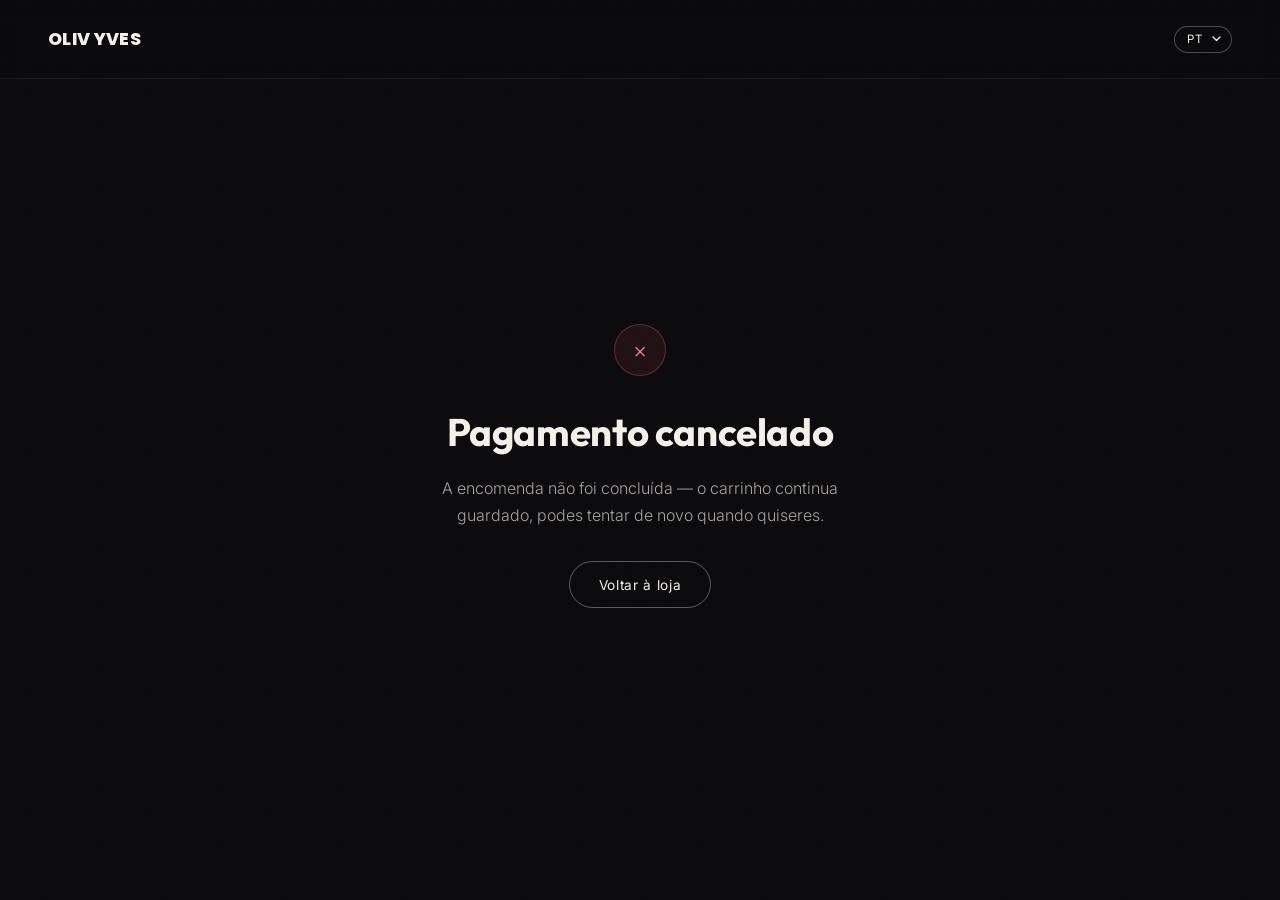
<file: cancel.html>
<!DOCTYPE html>
<html lang="pt">
<head>
<meta charset="UTF-8">
<meta name="viewport" content="width=device-width, initial-scale=1.0">
<title>OLIV YVES — Pagamento cancelado</title>
<meta name="robots" content="noindex">
<link rel="preconnect" href="https://fonts.googleapis.com">
<link rel="preconnect" href="https://fonts.gstatic.com" crossorigin>
<link href="https://fonts.googleapis.com/css2?family=Outfit:wght@400;500;600;700;800&family=Poppins:wght@700;800;900&family=Inter:wght@300;400;500&display=swap" rel="stylesheet">
<link rel="icon" href="assets/brand/favicon.svg" type="image/svg+xml">
<link rel="icon" type="image/png" sizes="32x32" href="assets/brand/favicon-32.png">
<link rel="apple-touch-icon" href="assets/brand/apple-touch-icon.png">
<link rel="stylesheet" href="style.css">
</head>
<body class="shop-page">

<div class="grain"></div>

<header class="topbar solid">
  <a href="index.html" class="wordmark">OLIV YVES</a>
  <nav>
    <select class="lang-select" data-lang-select aria-label="Idioma / Language">
      <option value="pt">PT</option>
      <option value="en">EN</option>
    </select>
  </nav>
</header>

<main class="order-status">
  <p class="order-status-icon is-cancel">×</p>
  <h1 data-i18n="checkout.cancel_title">Pagamento cancelado</h1>
  <p data-i18n="checkout.cancel_body">A encomenda não foi concluída — o carrinho continua guardado, podes tentar de novo quando quiseres.</p>
  <a class="cta" href="loja.html" data-i18n="checkout.back_shop">Voltar à loja</a>
</main>

<script src="data.js"></script>
<script src="i18n.js"></script>
</body>
</html>
</file>
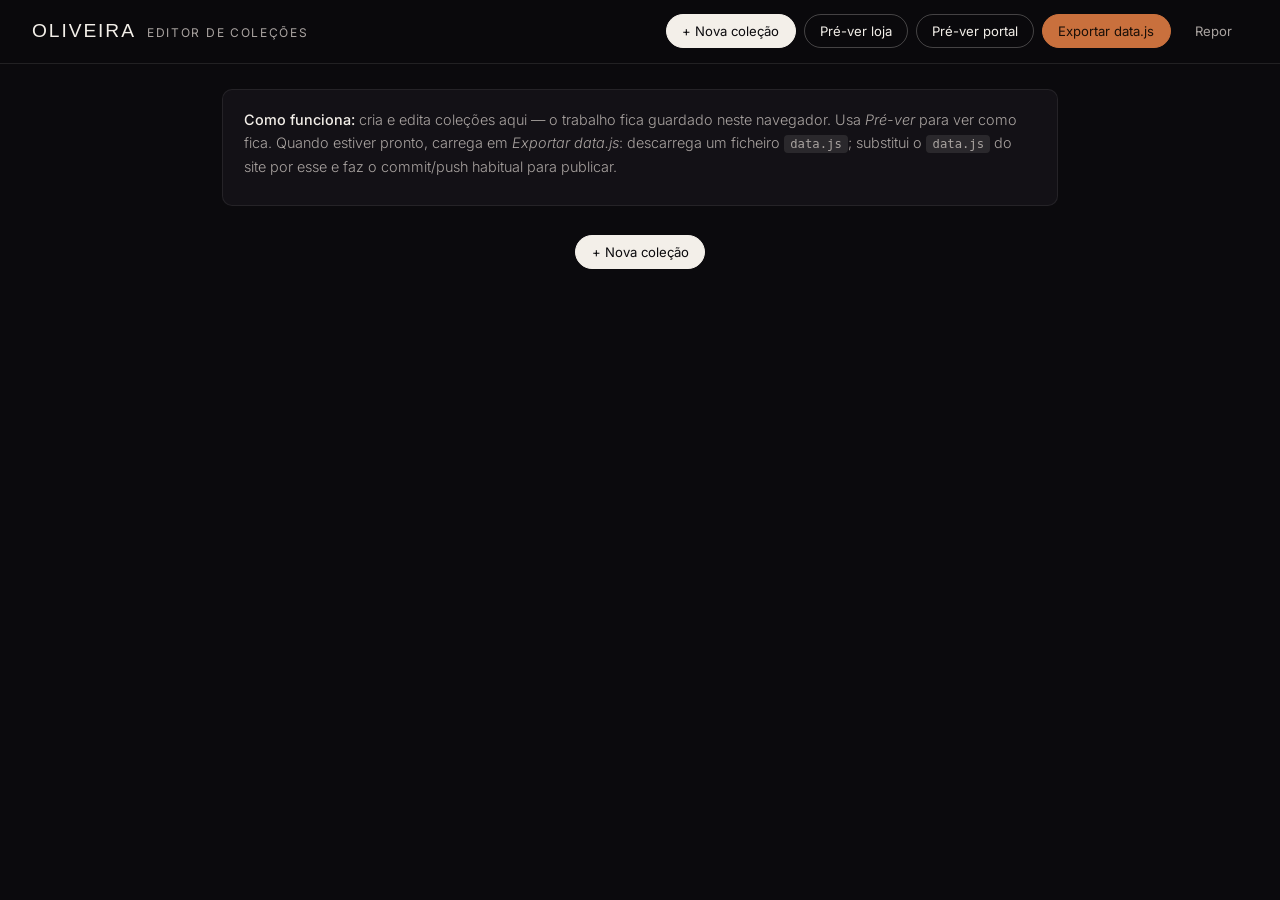
<file: editor.html>
<!DOCTYPE html>
<html lang="pt">
<head>
<meta charset="UTF-8">
<meta name="viewport" content="width=device-width, initial-scale=1.0">
<title>Editor · OLIVEIRA</title>
<meta name="robots" content="noindex">
<link rel="preconnect" href="https://fonts.googleapis.com">
<link rel="preconnect" href="https://fonts.gstatic.com" crossorigin>
<link href="https://fonts.googleapis.com/css2?family=Fraunces:ital,opsz,wght@0,9..144,400;0,9..144,500;0,9..144,600&family=Inter:wght@300;400;500&display=swap" rel="stylesheet">
<link rel="icon" href="assets/brand/favicon.svg" type="image/svg+xml">
<link rel="icon" type="image/png" sizes="32x32" href="assets/brand/favicon-32.png">
<link rel="apple-touch-icon" href="assets/brand/apple-touch-icon.png">
<link rel="stylesheet" href="style.css">
</head>
<body class="editor-page">

<header class="ed-bar">
  <div class="ed-bar-left">
    <span class="ed-logo">OLIVEIRA</span>
    <span class="ed-tag">Editor de coleções</span>
  </div>
  <div class="ed-bar-actions">
    <span id="save-state" class="ed-save"></span>
    <button id="btn-add-col" class="ed-btn primary">+ Nova coleção</button>
    <button id="btn-preview" class="ed-btn">Pré-ver loja</button>
    <button id="btn-preview-portal" class="ed-btn">Pré-ver portal</button>
    <button id="btn-export" class="ed-btn accent">Exportar data.js</button>
    <button id="btn-reset" class="ed-btn ghost">Repor</button>
  </div>
</header>

<main class="ed-main">
  <div class="ed-intro">
    <p><strong>Como funciona:</strong> cria e edita coleções aqui — o trabalho fica guardado neste
    navegador. Usa <em>Pré-ver</em> para ver como fica. Quando estiver pronto, carrega em
    <em>Exportar data.js</em>: descarrega um ficheiro <code>data.js</code>; substitui o
    <code>data.js</code> do site por esse e faz o commit/push habitual para publicar.</p>
    <p class="ed-count-line"><span id="ed-count"></span></p>
  </div>

  <div id="editor-root"></div>

  <div class="ed-foot">
    <button id="btn-add-col-2" class="ed-btn primary" onclick="document.getElementById('btn-add-col').click()">+ Nova coleção</button>
  </div>
</main>

<script src="data.js"></script>
<script src="editor.js"></script>
</body>
</html>
</file>
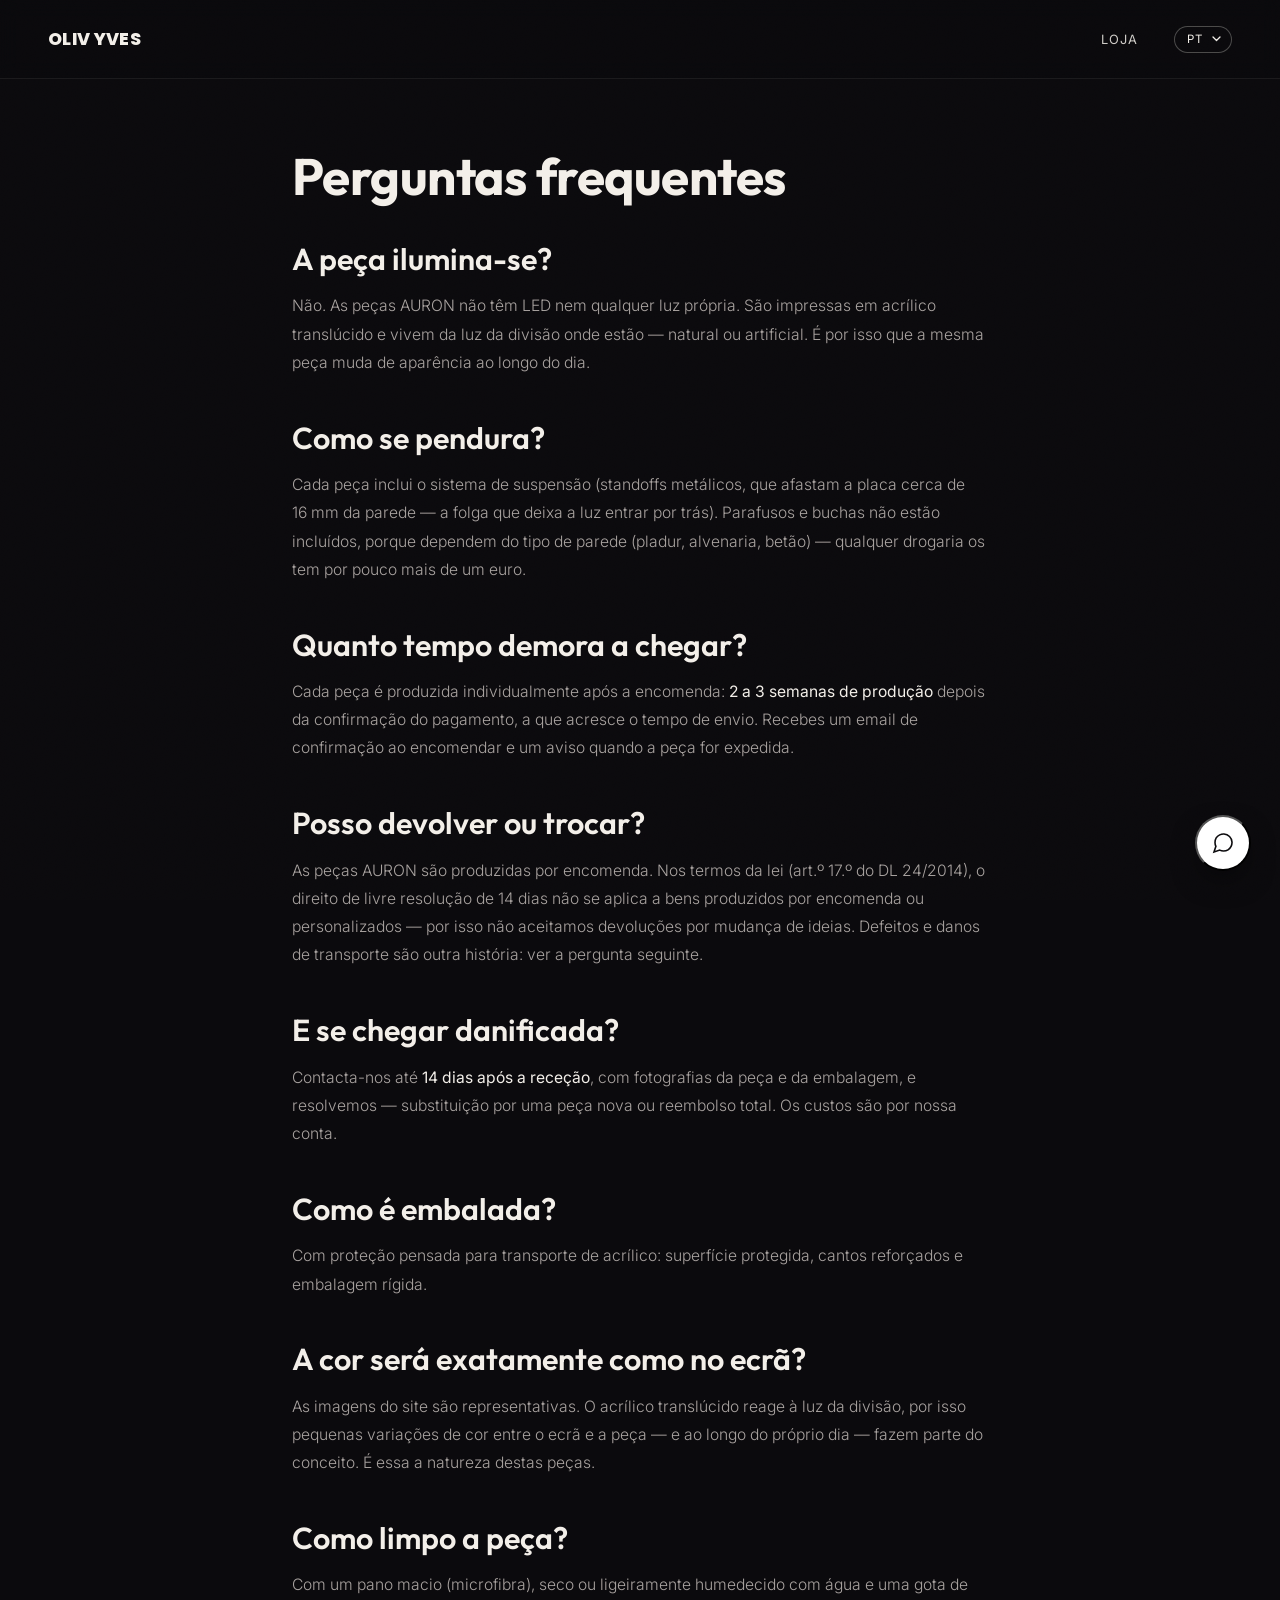
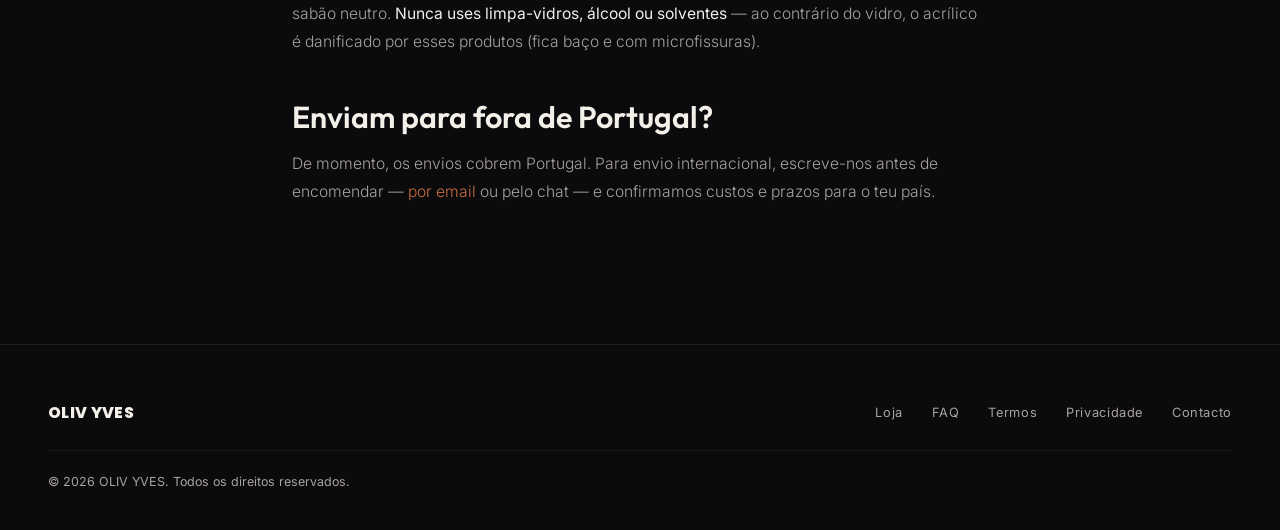
<file: faq.html>
<!DOCTYPE html>
<html lang="pt">
<head>
<meta charset="UTF-8">
<meta name="viewport" content="width=device-width, initial-scale=1.0">
<title>OLIV YVES — FAQ</title>
<meta name="description" content="OLIV YVES — perguntas frequentes: montagem, prazos, devoluções, cuidados.">
<meta property="og:type" content="website">
<meta property="og:site_name" content="OLIV YVES">
<meta property="og:title" content="OLIV YVES — FAQ">
<meta property="og:description" content="Montagem, prazos, devoluções e cuidados das peças AURON.">
<meta property="og:url" content="https://olivyves.com/faq.html">
<meta property="og:image" content="https://olivyves.com/assets/brand/og-card.jpg">
<meta property="og:image:width" content="1200">
<meta property="og:image:height" content="630">
<meta name="twitter:card" content="summary_large_image">
<link rel="preconnect" href="https://fonts.googleapis.com">
<link rel="preconnect" href="https://fonts.gstatic.com" crossorigin>
<link href="https://fonts.googleapis.com/css2?family=Outfit:wght@400;500;600;700;800&family=Poppins:wght@700;800;900&family=Inter:wght@300;400;500&display=swap" rel="stylesheet">
<link rel="icon" href="assets/brand/favicon.svg" type="image/svg+xml">
<link rel="icon" type="image/png" sizes="32x32" href="assets/brand/favicon-32.png">
<link rel="apple-touch-icon" href="assets/brand/apple-touch-icon.png">
<link rel="stylesheet" href="style.css">
</head>
<body class="shop-page">

<div class="grain"></div>

<header class="topbar solid">
  <a href="index.html" class="wordmark">OLIV YVES</a>
  <nav>
    <a href="loja.html" class="nav-main" data-i18n="nav.shop">Loja</a>
    <select class="lang-select" data-lang-select aria-label="Idioma / Language">
      <option value="pt">PT</option>
      <option value="en">EN</option>
    </select>
  </nav>
</header>

<main class="legal">

  <!-- ============ PORTUGUÊS ============ -->
  <div id="faq-pt" class="legal-body">
    <h1>Perguntas frequentes</h1>

    <section>
      <h2>A peça ilumina-se?</h2>
      <p>Não. As peças AURON não têm LED nem qualquer luz própria. São impressas em acrílico
      translúcido e vivem da luz da divisão onde estão — natural ou artificial. É por isso que a
      mesma peça muda de aparência ao longo do dia.</p>
    </section>

    <section>
      <h2>Como se pendura?</h2>
      <p>Cada peça inclui o sistema de suspensão (standoffs metálicos, que afastam a placa
      cerca de 16&nbsp;mm da parede — a folga que deixa a luz entrar por trás). Parafusos e buchas
      não estão incluídos, porque dependem do tipo de parede (pladur, alvenaria, betão) —
      qualquer drogaria os tem por pouco mais de um euro.</p>
    </section>

    <section>
      <h2>Quanto tempo demora a chegar?</h2>
      <p>Cada peça é produzida individualmente após a encomenda: <strong>2 a 3 semanas de
      produção</strong> depois da confirmação do pagamento, a que acresce o tempo de envio.
      Recebes um email de confirmação ao encomendar e um aviso quando a peça for expedida.</p>
    </section>

    <section>
      <h2>Posso devolver ou trocar?</h2>
      <p>As peças AURON são produzidas por encomenda. Nos termos da lei (art.º 17.º do
      DL 24/2014), o direito de livre resolução de 14 dias não se aplica a bens produzidos por
      encomenda ou personalizados — por isso não aceitamos devoluções por mudança de ideias.
      Defeitos e danos de transporte são outra história: ver a pergunta seguinte.</p>
    </section>

    <section>
      <h2>E se chegar danificada?</h2>
      <p>Contacta-nos até <strong>14 dias após a receção</strong>, com fotografias da peça e da
      embalagem, e resolvemos — substituição por uma peça nova ou reembolso total. Os custos
      são por nossa conta.</p>
    </section>

    <section>
      <h2>Como é embalada?</h2>
      <p>Com proteção pensada para transporte de acrílico: superfície protegida, cantos
      reforçados e embalagem rígida.</p>
    </section>

    <section>
      <h2>A cor será exatamente como no ecrã?</h2>
      <p>As imagens do site são representativas. O acrílico translúcido reage à luz da divisão,
      por isso pequenas variações de cor entre o ecrã e a peça — e ao longo do próprio dia —
      fazem parte do conceito. É essa a natureza destas peças.</p>
    </section>

    <section>
      <h2>Como limpo a peça?</h2>
      <p>Com um pano macio (microfibra), seco ou ligeiramente humedecido com água e uma gota de
      sabão neutro. <strong>Nunca uses limpa-vidros, álcool ou solventes</strong> — ao contrário
      do vidro, o acrílico é danificado por esses produtos (fica baço e com microfissuras).</p>
    </section>

    <section>
      <h2>Enviam para fora de Portugal?</h2>
      <p>De momento, os envios cobrem Portugal. Para envio internacional, escreve-nos antes de
      encomendar — <a href="mailto:ivodeoliveiradrive@gmail.com">por email</a> ou pelo chat — e
      confirmamos custos e prazos para o teu país.</p>
    </section>
  </div>

  <!-- ============ ENGLISH ============ -->
  <div id="faq-en" class="legal-body" hidden>
    <h1>Frequently asked questions</h1>

    <section>
      <h2>Does the piece light up?</h2>
      <p>No. AURON pieces have no LED and no light of their own. They are printed on translucent
      acrylic and live on the light of the room — natural or artificial. That is why the same
      piece changes through the day.</p>
    </section>

    <section>
      <h2>How does it hang?</h2>
      <p>Each piece includes the mounting system (metal standoffs, holding the plate about
      16&nbsp;mm off the wall — the gap that lets light in behind it). Screws and wall plugs are
      not included, as they depend on your wall type (drywall, masonry, concrete) — any hardware
      store carries them.</p>
    </section>

    <section>
      <h2>How long until it arrives?</h2>
      <p>Each piece is made individually to order: <strong>2 to 3 weeks of production</strong>
      after payment is confirmed, plus shipping time. You will receive an order confirmation by
      email and a notice when the piece ships.</p>
    </section>

    <section>
      <h2>Can I return or exchange it?</h2>
      <p>AURON pieces are made to order. Under EU consumer law, the 14-day right of withdrawal
      does not apply to made-to-order or personalised goods — so we do not accept returns for
      change of mind. Defects and transit damage are a different matter: see the next question.</p>
    </section>

    <section>
      <h2>What if it arrives damaged?</h2>
      <p>Contact us within <strong>14 days of delivery</strong> with photos of the piece and the
      packaging, and we will resolve it — a replacement piece or a full refund, at our cost.</p>
    </section>

    <section>
      <h2>How is it packaged?</h2>
      <p>With protection designed for shipping acrylic: protected surface, reinforced corners
      and rigid packaging.</p>
    </section>

    <section>
      <h2>Will the colour match my screen exactly?</h2>
      <p>The images on the site are representative. Translucent acrylic responds to the light of
      the room, so slight colour differences between screen and piece — and through the day —
      are part of the concept. That is the nature of these works.</p>
    </section>

    <section>
      <h2>How do I clean it?</h2>
      <p>With a soft microfibre cloth, dry or slightly dampened with water and a drop of mild
      soap. <strong>Never use glass cleaner, alcohol or solvents</strong> — unlike glass, acrylic
      is damaged by them (it turns dull and develops micro-cracks).</p>
    </section>

    <section>
      <h2>Do you ship outside Portugal?</h2>
      <p>Shipping currently covers Portugal. For international orders, contact us before
      ordering — <a href="mailto:ivodeoliveiradrive@gmail.com">by email</a> or via the chat —
      and we will confirm cost and timing for your country.</p>
    </section>
  </div>
</main>

<footer class="site-footer">
  <div class="foot-top">
    <a href="index.html" class="wordmark">OLIV YVES</a>
    <nav class="foot-links">
      <a href="loja.html" data-i18n="nav.shop">Loja</a>
      <a href="faq.html">FAQ</a>
      <a href="legal.html" data-i18n="footer.terms">Termos</a>
      <a href="legal.html" data-i18n="footer.privacy">Privacidade</a>
      <a href="mailto:ivodeoliveiradrive@gmail.com" data-i18n="footer.contact">Contacto</a>
    </nav>
  </div>
  <div class="foot-bottom">
    <p data-i18n="footer.rights">© 2026 OLIV YVES. Todos os direitos reservados.</p>
  </div>
</footer>

<script src="data.js"></script>
<script src="i18n.js"></script>
<script src="chat.js"></script>
<script>
  function applyFaqLang() {
    var l = localStorage.getItem('auronLang') || 'pt';
    document.getElementById('faq-pt').hidden = (l !== 'pt');
    document.getElementById('faq-en').hidden = (l !== 'en');
  }
  document.addEventListener('DOMContentLoaded', applyFaqLang);
  document.addEventListener('auron:langchange', applyFaqLang);
</script>
</body>
</html>
</file>
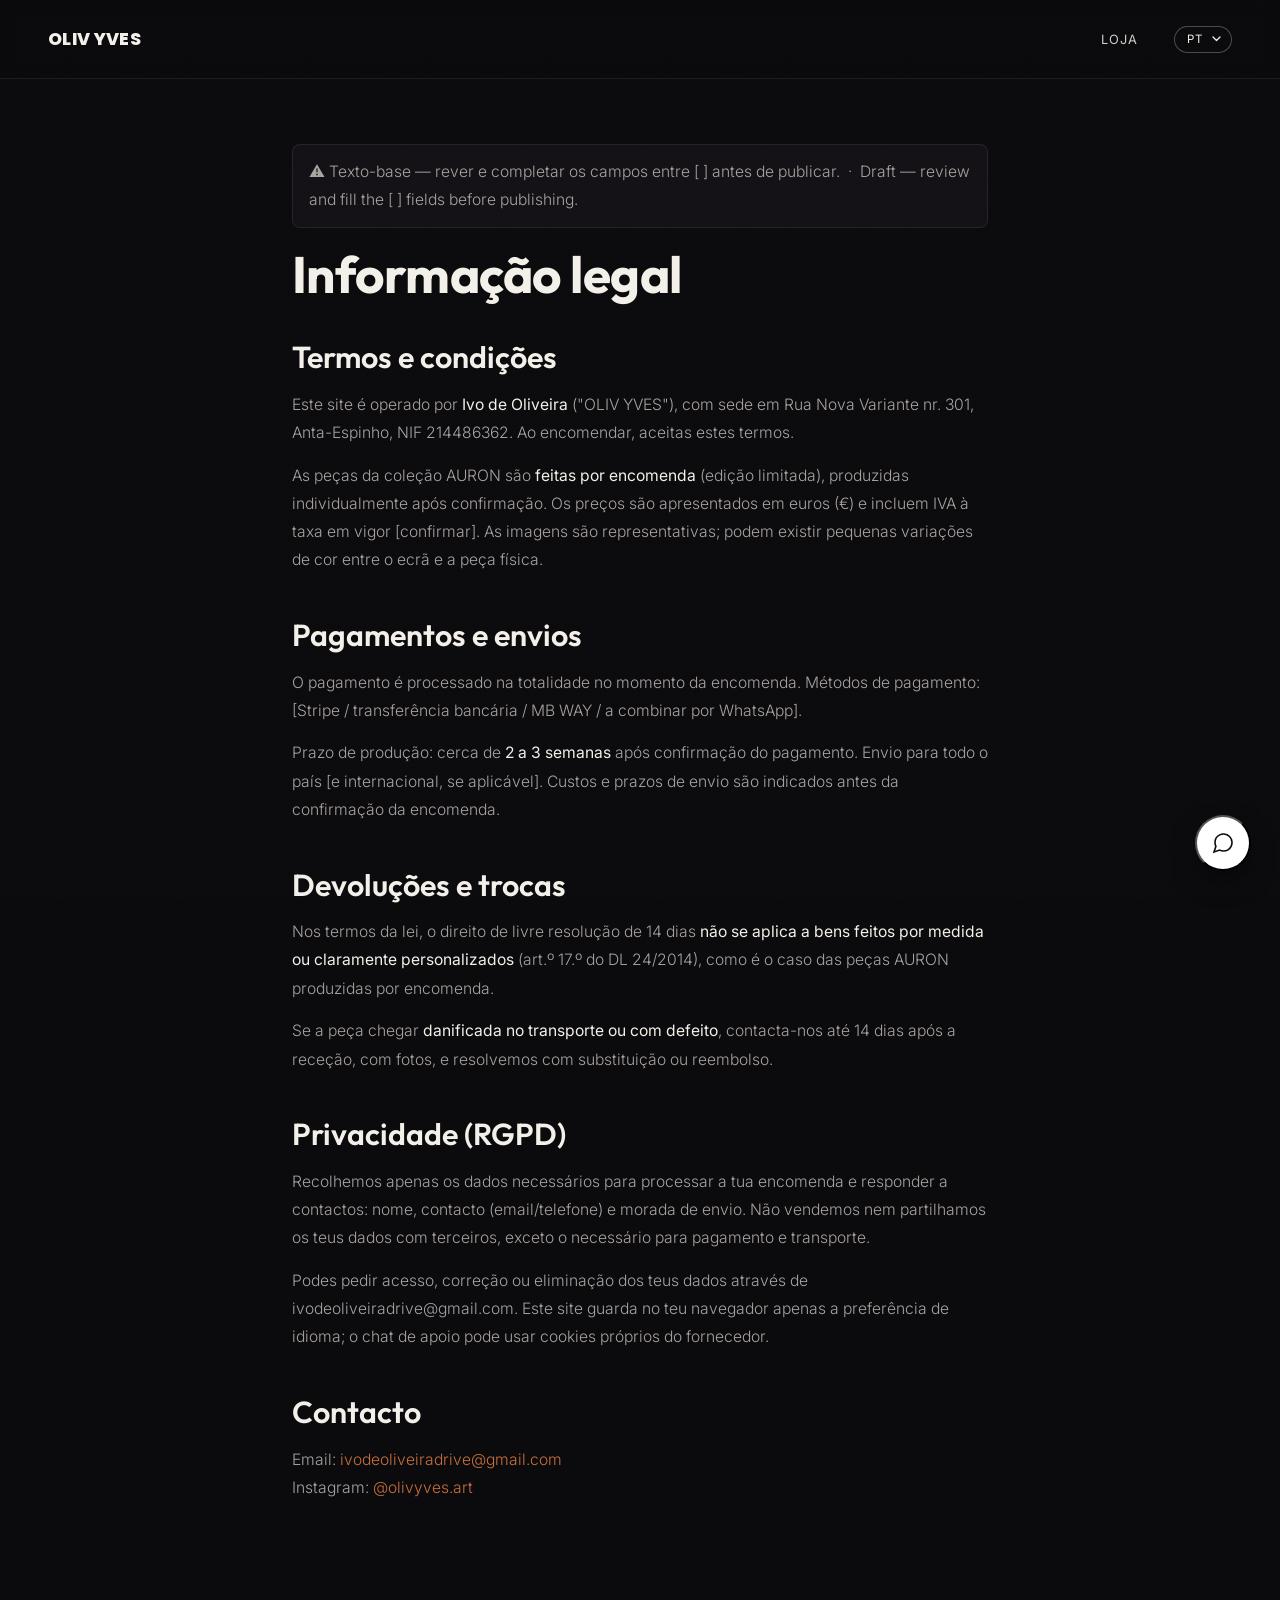
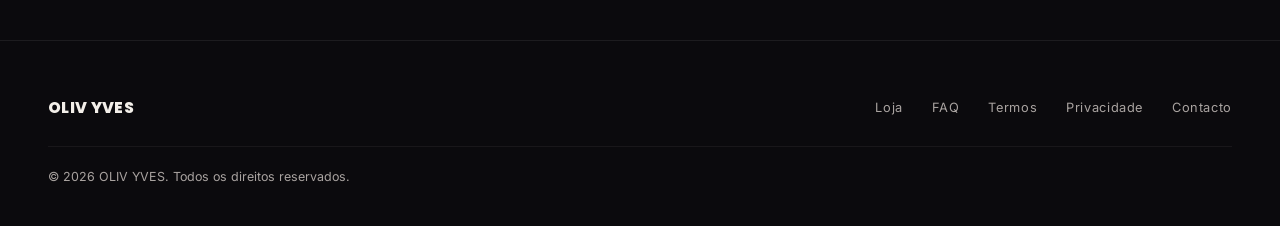
<file: legal.html>
<!DOCTYPE html>
<html lang="pt">
<head>
<meta charset="UTF-8">
<meta name="viewport" content="width=device-width, initial-scale=1.0">
<title>OLIV YVES — Legal</title>
<meta name="description" content="OLIV YVES — termos, pagamentos, devoluções e privacidade.">
<link rel="preconnect" href="https://fonts.googleapis.com">
<link rel="preconnect" href="https://fonts.gstatic.com" crossorigin>
<link href="https://fonts.googleapis.com/css2?family=Outfit:wght@400;500;600;700;800&family=Poppins:wght@700;800;900&family=Inter:wght@300;400;500&display=swap" rel="stylesheet">
<link rel="icon" href="assets/brand/favicon.svg" type="image/svg+xml">
<link rel="icon" type="image/png" sizes="32x32" href="assets/brand/favicon-32.png">
<link rel="apple-touch-icon" href="assets/brand/apple-touch-icon.png">
<link rel="stylesheet" href="style.css">
</head>
<body class="shop-page">

<div class="grain"></div>

<header class="topbar solid">
  <a href="index.html" class="wordmark">OLIV YVES</a>
  <nav>
    <a href="loja.html" class="nav-main" data-i18n="nav.shop">Loja</a>
    <select class="lang-select" data-lang-select aria-label="Idioma / Language">
      <option value="pt">PT</option>
      <option value="en">EN</option>
    </select>
  </nav>
</header>

<main class="legal">
  <p class="legal-note">
    ⚠︎ Texto-base — rever e completar os campos entre [ ] antes de publicar.
    &nbsp;·&nbsp; Draft — review and fill the [ ] fields before publishing.
  </p>

  <!-- ============ PORTUGUÊS ============ -->
  <div id="legal-pt" class="legal-body">
    <h1>Informação legal</h1>

    <section>
      <h2>Termos e condições</h2>
      <p>Este site é operado por <strong>Ivo de Oliveira</strong> ("OLIV YVES"), com sede em
      Rua Nova Variante nr. 301, Anta-Espinho, NIF 214486362. Ao encomendar, aceitas estes termos.</p>
      <p>As peças da coleção AURON são <strong>feitas por encomenda</strong> (edição limitada),
      produzidas individualmente após confirmação. Os preços são apresentados em euros (€) e
      incluem IVA à taxa em vigor [confirmar]. As imagens são representativas; podem existir
      pequenas variações de cor entre o ecrã e a peça física.</p>
    </section>

    <section>
      <h2>Pagamentos e envios</h2>
      <p>O pagamento é processado na totalidade no momento da encomenda. Métodos de pagamento:
      [Stripe / transferência bancária / MB WAY / a combinar por WhatsApp].</p>
      <p>Prazo de produção: cerca de <strong>2 a 3 semanas</strong> após confirmação do pagamento.
      Envio para todo o país [e internacional, se aplicável]. Custos e prazos de envio são
      indicados antes da confirmação da encomenda.</p>
    </section>

    <section>
      <h2>Devoluções e trocas</h2>
      <p>Nos termos da lei, o direito de livre resolução de 14 dias <strong>não se aplica a bens
      feitos por medida ou claramente personalizados</strong> (art.º 17.º do DL 24/2014), como é
      o caso das peças AURON produzidas por encomenda.</p>
      <p>Se a peça chegar <strong>danificada no transporte ou com defeito</strong>, contacta-nos
      até 14 dias após a receção, com fotos, e resolvemos com substituição ou reembolso.</p>
    </section>

    <section>
      <h2>Privacidade (RGPD)</h2>
      <p>Recolhemos apenas os dados necessários para processar a tua encomenda e responder a
      contactos: nome, contacto (email/telefone) e morada de envio. Não vendemos nem partilhamos
      os teus dados com terceiros, exceto o necessário para pagamento e transporte.</p>
      <p>Podes pedir acesso, correção ou eliminação dos teus dados através de
      ivodeoliveiradrive@gmail.com. Este site guarda no teu navegador apenas a preferência de idioma; o
      chat de apoio pode usar cookies próprios do fornecedor.</p>
    </section>

    <section>
      <h2>Contacto</h2>
      <p>Email: <a href="mailto:ivodeoliveiradrive@gmail.com">ivodeoliveiradrive@gmail.com</a><br>
      Instagram: <a href="https://instagram.com/olivyves.art">@olivyves.art</a></p>
    </section>
  </div>

  <!-- ============ ENGLISH ============ -->
  <div id="legal-en" class="legal-body" hidden>
    <h1>Legal information</h1>

    <section>
      <h2>Terms & conditions</h2>
      <p>This site is operated by <strong>Ivo de Oliveira</strong> ("OLIV YVES"), based at
      Rua Nova Variante nr. 301, Anta-Espinho, VAT no. 214486362. By placing an order, you accept these terms.</p>
      <p>AURON collection pieces are <strong>made to order</strong> (limited edition), produced
      individually after confirmation. Prices are shown in euros (€) and include VAT at the
      applicable rate [confirm]. Images are representative; slight colour differences between
      screen and the physical piece may occur.</p>
    </section>

    <section>
      <h2>Payments & shipping</h2>
      <p>Payment is processed in full at the time of order. Payment methods:
      [Stripe / bank transfer / MB WAY / arranged via WhatsApp].</p>
      <p>Production time: about <strong>2 to 3 weeks</strong> after payment is confirmed.
      Shipping nationwide [and international, if applicable]. Shipping costs and times are shown
      before the order is confirmed.</p>
    </section>

    <section>
      <h2>Returns & exchanges</h2>
      <p>Under the law, the 14-day right of withdrawal <strong>does not apply to made-to-measure
      or clearly personalised goods</strong>, as is the case with AURON made-to-order pieces.</p>
      <p>If a piece arrives <strong>damaged in transit or faulty</strong>, contact us within 14
      days of delivery with photos and we will resolve it with a replacement or refund.</p>
    </section>

    <section>
      <h2>Privacy (GDPR)</h2>
      <p>We collect only the data needed to process your order and answer enquiries: name,
      contact (email/phone) and shipping address. We do not sell or share your data with third
      parties, except as needed for payment and delivery.</p>
      <p>You may request access, correction or deletion of your data at
      ivodeoliveiradrive@gmail.com. This
      site stores only your language preference in your browser; the support chat may use its
      provider's own cookies.</p>
    </section>

    <section>
      <h2>Contact</h2>
      <p>Email: <a href="mailto:ivodeoliveiradrive@gmail.com">ivodeoliveiradrive@gmail.com</a><br>
      Instagram: <a href="https://instagram.com/olivyves.art">@olivyves.art</a></p>
    </section>
  </div>
</main>

<footer class="site-footer">
  <div class="foot-top">
    <a href="index.html" class="wordmark">OLIV YVES</a>
    <nav class="foot-links">
      <a href="loja.html" data-i18n="nav.shop">Loja</a>
      <a href="faq.html">FAQ</a>
      <a href="legal.html" data-i18n="footer.terms">Termos</a>
      <a href="legal.html" data-i18n="footer.privacy">Privacidade</a>
      <a href="mailto:ivodeoliveiradrive@gmail.com" data-i18n="footer.contact">Contacto</a>
    </nav>
  </div>
  <div class="foot-bottom">
    <p data-i18n="footer.rights">© 2026 OLIV YVES. Todos os direitos reservados.</p>
  </div>
</footer>

<script src="data.js"></script>
<script src="i18n.js"></script>
<script src="chat.js"></script>
<script>
  function applyLegalLang() {
    var l = localStorage.getItem('auronLang') || 'pt';
    document.getElementById('legal-pt').hidden = (l !== 'pt');
    document.getElementById('legal-en').hidden = (l !== 'en');
  }
  document.addEventListener('DOMContentLoaded', applyLegalLang);
  document.addEventListener('auron:langchange', applyLegalLang);
</script>
</body>
</html>
</file>
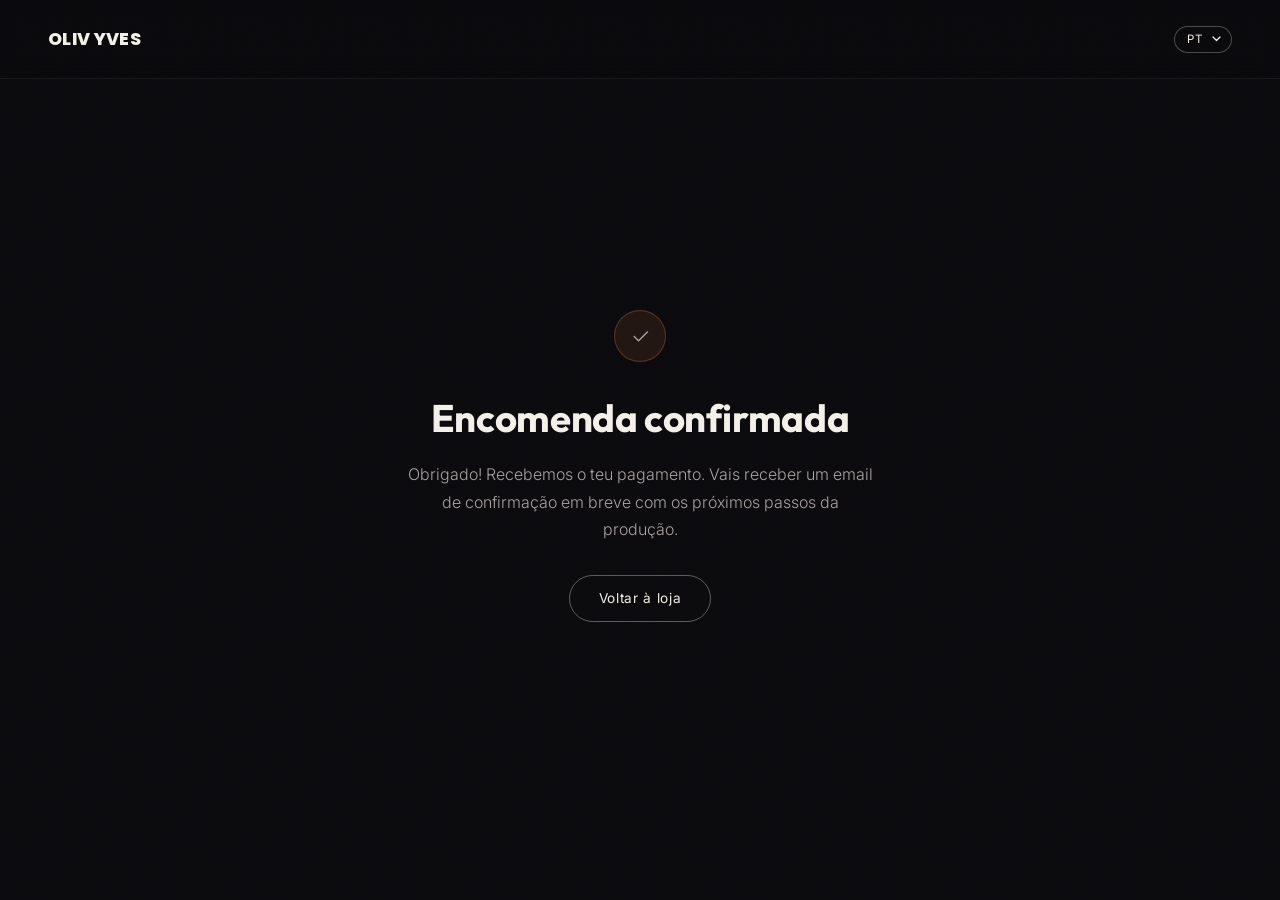
<file: success.html>
<!DOCTYPE html>
<html lang="pt">
<head>
<meta charset="UTF-8">
<meta name="viewport" content="width=device-width, initial-scale=1.0">
<title>OLIV YVES — Encomenda confirmada</title>
<meta name="robots" content="noindex">
<link rel="preconnect" href="https://fonts.googleapis.com">
<link rel="preconnect" href="https://fonts.gstatic.com" crossorigin>
<link href="https://fonts.googleapis.com/css2?family=Outfit:wght@400;500;600;700;800&family=Poppins:wght@700;800;900&family=Inter:wght@300;400;500&display=swap" rel="stylesheet">
<link rel="icon" href="assets/brand/favicon.svg" type="image/svg+xml">
<link rel="icon" type="image/png" sizes="32x32" href="assets/brand/favicon-32.png">
<link rel="apple-touch-icon" href="assets/brand/apple-touch-icon.png">
<link rel="stylesheet" href="style.css">
</head>
<body class="shop-page">

<div class="grain"></div>

<header class="topbar solid">
  <a href="index.html" class="wordmark">OLIV YVES</a>
  <nav>
    <select class="lang-select" data-lang-select aria-label="Idioma / Language">
      <option value="pt">PT</option>
      <option value="en">EN</option>
    </select>
  </nav>
</header>

<main class="order-status">
  <p class="order-status-icon">✓</p>
  <h1 data-i18n="checkout.success_title">Encomenda confirmada</h1>
  <p data-i18n="checkout.success_body">Obrigado! Recebemos o teu pagamento. Vais receber um email de confirmação em breve com os próximos passos da produção.</p>
  <a class="cta" href="loja.html" data-i18n="checkout.back_shop">Voltar à loja</a>
</main>

<script src="data.js"></script>
<script src="i18n.js"></script>
<script src="cart.js"></script>
<script>
  // o pagamento foi concluído — esvazia o carrinho guardado no browser
  document.addEventListener('DOMContentLoaded', () => { Cart.clear(); });
</script>
</body>
</html>
</file>
<file: style.css>
:root{
  --bg: #0b0a0d;
  --bg-2: #131116;
  --ink: #f3efe9;
  --ink-dim: #a9a3a0;
  --accent: #c9703d; /* era #d98f5a — lia a amarelo em texto fino sobre preto; mais escuro/saturado lê claramente laranja/terracota */
  --accent-2: #7f7bd8;
  --serif: 'Outfit', -apple-system, BlinkMacSystemFont, sans-serif;
  --sans: 'Inter', -apple-system, BlinkMacSystemFont, sans-serif;
}

*{ box-sizing:border-box; margin:0; padding:0; }

html{ background:var(--bg); }

body{
  background:var(--bg);
  color:var(--ink);
  font-family:var(--sans);
  overflow-x:hidden;
  cursor:default;
}

img{ display:block; max-width:100%; }

a{ color:inherit; text-decoration:none; }

/* subtle film grain overlay for premium feel */
.grain{
  position:fixed; inset:0; z-index:999; pointer-events:none;
  opacity:.035; mix-blend-mode:overlay;
  background-image:url("data:image/svg+xml,%3Csvg xmlns='http://www.w3.org/2000/svg' width='120' height='120'%3E%3Cfilter id='n'%3E%3CfeTurbulence type='fractalNoise' baseFrequency='0.9' numOctaves='2' stitchTiles='stitch'/%3E%3C/filter%3E%3Crect width='100%25' height='100%25' filter='url(%23n)'/%3E%3C/svg%3E");
}

/* ---------- topbar ---------- */
.topbar{
  position:fixed; top:0; left:0; right:0; z-index:100;
  display:flex; align-items:center; justify-content:space-between;
  padding:1.6rem clamp(1.2rem, 4vw, 3rem);
  mix-blend-mode:difference;
}
.topbar .wordmark{ font-family:'Poppins',var(--sans); font-weight:800; font-size:1.1rem; letter-spacing:.02em; }
.topbar nav{ display:flex; align-items:center; gap:clamp(1rem,3vw,2.2rem); }
.topbar nav a{ font-size:.8rem; letter-spacing:.08em; text-transform:uppercase; opacity:.85; }
.topbar nav a:hover{ opacity:1; }
.topbar nav a.active{ opacity:1; border-bottom:1px solid currentColor; }

/* solid topbar (shop page — no image behind it) */
.topbar.solid{
  mix-blend-mode:normal;
  background:rgba(11,10,13,.72);
  backdrop-filter:blur(10px);
  -webkit-backdrop-filter:blur(10px);
  border-bottom:1px solid rgba(243,239,233,.07);
}

/* dropdowns de idioma / moeda — <select> nativo, estilizado como pill */
.lang-select, .currency-select{
  appearance:none; -webkit-appearance:none; -moz-appearance:none;
  background-color:transparent;
  background-image:url("data:image/svg+xml,%3Csvg xmlns='http://www.w3.org/2000/svg' width='9' height='6' viewBox='0 0 9 6'%3E%3Cpath d='M1 1l3.5 3.5L8 1' stroke='%23f3efe9' stroke-width='1.3' fill='none' stroke-linecap='round' stroke-linejoin='round'/%3E%3C/svg%3E");
  background-repeat:no-repeat; background-position:right .65rem center;
  border:1px solid rgba(243,239,233,.28); border-radius:999px;
  color:inherit; font-family:var(--sans); font-size:.72rem; letter-spacing:.08em;
  padding:.35rem 1.6rem .35rem .8rem; cursor:pointer;
}
.lang-select:hover, .currency-select:hover{ border-color:rgba(243,239,233,.5); }
.lang-select:focus-visible, .currency-select:focus-visible{ outline:1px solid var(--accent); outline-offset:2px; }
.lang-select option, .currency-select option{ background:var(--bg-2); color:var(--ink); }

/* ---------- hero ---------- */
.hero{
  position:relative; height:100svh; min-height:560px;
  display:flex; align-items:flex-end;
  overflow:hidden;
}
.hero-bg{
  position:absolute; inset:0;
  width:100%; height:100%; object-fit:cover; object-position:center 35%;
  transform:scale(1.12);
  will-change:transform;
}
.hero-veil{
  position:absolute; inset:0;
  background:
    linear-gradient(180deg, rgba(11,10,13,.35) 0%, rgba(11,10,13,.25) 40%, rgba(11,10,13,.92) 100%);
}
.hero-content{
  position:relative; z-index:2;
  padding:0 clamp(1.2rem,4vw,3rem) clamp(3.5rem,8vw,6rem);
  max-width:840px;
}
/* funde o hero do vídeo com o portal-hero que vem antes — desvanece por
   cima de tudo (vídeo, véu, texto) enquanto se desce da secção OLIV YVES
   para esta, em vez de um corte direto entre as duas secções. Ver script.js. */
.hero-fade-in{
  position:absolute; inset:0; z-index:5; pointer-events:none;
  background:var(--bg);
}
.eyebrow{
  font-size:.78rem; letter-spacing:.16em; text-transform:uppercase;
  color:var(--ink-dim); margin-bottom:1rem;
}
.hero h1{
  font-family:var(--serif); font-weight:700; letter-spacing:-.01em;
  font-size:clamp(2.6rem, 7vw, 5.6rem); line-height:1.02;
  margin-bottom:1.4rem;
}
.hero h1 span{ font-style:italic; color:var(--ink); }
.hero-sub{
  font-size:clamp(1rem,1.6vw,1.15rem); font-weight:300; line-height:1.6;
  color:var(--ink-dim); max-width:38ch; margin-bottom:2.2rem;
}
.cta{
  display:inline-block; padding:.9rem 1.8rem;
  border:1px solid rgba(243,239,233,.35); border-radius:999px;
  font-size:.85rem; letter-spacing:.05em;
  transition:background .3s ease, color .3s ease, border-color .3s ease;
}
.cta:hover{ background:var(--ink); color:var(--bg); border-color:var(--ink); }
.cta-light{ border-color:rgba(11,10,13,.25); }

.scroll-hint{
  position:absolute; right:clamp(1.2rem,4vw,3rem); bottom:2.2rem; z-index:2;
  display:flex; align-items:center; gap:.6rem;
  font-size:.72rem; letter-spacing:.12em; text-transform:uppercase; color:var(--ink-dim);
  writing-mode:vertical-rl;
}
.scroll-hint span{
  width:1px; height:46px; background:var(--ink-dim); opacity:.5;
  position:relative; overflow:hidden;
}
.scroll-hint span::after{
  content:''; position:absolute; left:0; top:-100%; width:100%; height:100%;
  background:var(--accent);
  animation:scrollline 2.2s ease-in-out infinite;
}
@keyframes scrollline{
  0%{ top:-100%; } 50%{ top:0; } 100%{ top:100%; }
}

/* ---------- statement ---------- */
.statement{
  padding:clamp(6rem,14vw,10rem) clamp(1.2rem,4vw,3rem);
  max-width:920px; margin:0 auto; text-align:center;
}
.statement p{
  font-family:var(--serif); font-weight:400;
  font-size:clamp(1.6rem,4vw,2.6rem); line-height:1.4;
  color:var(--ink-dim);
}
.statement em{ font-style:italic; color:var(--ink); }

/* ---------- gallery (sala clara — ficha de museu) ----------
   Zona clara aninhada num site escuro: entra-se de uma secção escura (statement)
   para uma "sala iluminada" (a coleção) e volta-se ao escuro (material/sobre).
   Reutiliza os 2 tons já existentes na marca, só invertidos: fundo = var(--ink)
   (o mesmo branco-quente usado como texto no resto do site), texto = var(--bg)
   (o mesmo quase-preto usado como fundo no resto do site). */
.gallery{
  --fade: clamp(30rem,80vh,50rem);
  position:relative; background:var(--ink); color:var(--bg);
  padding:0;
}
/* em ecrãs pequenos (visitas vindas do Instagram), a "sala escura" antes do
   conteúdo custava scroll a mais — encurta as zonas de transição para cerca
   de metade, mantendo o mesmo desvanecer. */
@media (max-width:640px){
  .gallery{ --fade: clamp(16rem,44vh,24rem); }
}
/* zona de transição: gradiente ESTÁTICO pintado no próprio fundo — nada de
   animação por scroll. O desvanecer está sempre lá; o que se vê é
   exatamente o que se scrolla, por isso não pode haver saltos, linhas nem
   "sólido a mais" antes de começar. 11 pontos em curva de cosseno (não 2
   com interpolação linear) — derivada zero nos dois extremos, funde sem
   costura no sólido de cada lado. */
.gallery-fade{
  position:absolute; left:0; right:0; height:var(--fade); z-index:0; pointer-events:none;
}
.gallery-fade--top{
  top:0;
  background:linear-gradient(180deg,
    rgba(11,10,13,1) 0%,
    rgba(11,10,13,.976) 10%,
    rgba(11,10,13,.9045) 20%,
    rgba(11,10,13,.794) 30%,
    rgba(11,10,13,.6545) 40%,
    rgba(11,10,13,.5) 50%,
    rgba(11,10,13,.3455) 60%,
    rgba(11,10,13,.206) 70%,
    rgba(11,10,13,.0955) 80%,
    rgba(11,10,13,.0245) 90%,
    rgba(11,10,13,0) 100%);
}
/* o espelho: creme → escuro da secção seguinte (--bg-2, o fundo de
   .material). O rebordo de baixo tem de bater certo com essa cor. */
.gallery-fade--bottom{
  bottom:0;
  background:linear-gradient(180deg,
    rgba(19,17,22,0) 0%,
    rgba(19,17,22,.0245) 10%,
    rgba(19,17,22,.0955) 20%,
    rgba(19,17,22,.206) 30%,
    rgba(19,17,22,.3455) 40%,
    rgba(19,17,22,.5) 50%,
    rgba(19,17,22,.6545) 60%,
    rgba(19,17,22,.794) 70%,
    rgba(19,17,22,.9045) 80%,
    rgba(19,17,22,.976) 90%,
    rgba(19,17,22,1) 100%);
}
.gallery-title{
  position:relative; z-index:1; text-align:center;
  padding:var(--fade) 1.2rem clamp(2rem,5vw,3rem);
}
.gallery-title h2{
  font-family:var(--serif); font-weight:600; letter-spacing:-.01em; font-size:clamp(2rem,5vw,3.2rem);
  color:var(--bg);
}

/* cada peça = uma composição centrada, tipo poster de museu — imagem modesta,
   muito espaço à volta, legenda por baixo */
.scene{
  position:relative; z-index:1; min-height:100svh;
  display:flex; flex-direction:column; align-items:center; justify-content:center;
  text-align:center;
  padding:5rem clamp(1.4rem,6vw,4rem);
}
/* rótulo do FORMATO (Circular, Elipse, …) — substitui a antiga numeração
   01/02 sequencial, que deixou de fazer sentido depois de agrupar por
   formato em vez de listar todas as peças em fila. */
.scene-eyebrow{
  font-size:.72rem; letter-spacing:.18em; text-transform:uppercase;
  color:var(--accent); font-weight:600; margin-bottom:1.6rem;
}
.scene-piece{ display:flex; flex-direction:column; align-items:center; transition:opacity .18s ease; }
.scene-piece.fading{ opacity:0; }
/* stage encolhe à largura real da imagem (não à da secção inteira) — é
   isso que deixa as setas coladas à imagem em vez de presas às margens
   do ecrã, seja qual for a largura da janela. */
.scene-stage{ position:relative; width:fit-content; max-width:100%; margin:0 auto; }
/* seta lateral — troca a peça DENTRO do mesmo formato, sem sair da
   composição imersiva nem disparar scroll. Só aparece com 2+ peças no
   formato (ver script.js); com 1 peça só, fica tudo limpo como hoje.
   Sem círculo/fundo — só o traço, com um leve brilho para se ler tanto
   sobre o creme como sobre a própria imagem (esta pode ficar por baixo
   da seta em ecrãs estreitos, onde não há folga para a pôr fora). */
.scene-arrow{
  position:absolute; top:50%; transform:translateY(-50%);
  width:32px; height:32px; padding:0; margin:0; border:none; background:none;
  color:var(--bg); cursor:pointer;
  filter:drop-shadow(0 0 3px rgba(255,255,255,.9)) drop-shadow(0 1px 1px rgba(255,255,255,.7));
  display:flex; align-items:center; justify-content:center; z-index:2;
  transition:opacity .2s ease, transform .15s ease;
}
.scene-arrow:hover{ transform:translateY(-50%) scale(1.12); }
.scene-arrow.prev{ left:-2.3rem; }
.scene-arrow.next{ right:-2.3rem; }
.scene-arrow[hidden]{ display:none; }
.scene-arrow svg{ width:22px; height:22px; }
.scene-dots{ display:flex; gap:.45rem; justify-content:center; margin-top:1.7rem; }
.scene-dots[hidden]{ display:none; }
.scene-dot{
  width:6px; height:6px; border-radius:50%; border:none; padding:0; cursor:pointer;
  background:rgba(11,10,13,.18); transition:background .2s ease, transform .2s ease;
}
.scene-dot[aria-current="true"]{ background:var(--bg); transform:scale(1.3); }
@media (max-width:640px){
  .scene-arrow{ width:26px; height:26px; }
  .scene-arrow.prev{ left:-1.3rem; }
  .scene-arrow.next{ right:-1.3rem; }
  .scene-arrow svg{ width:19px; height:19px; }
}
.scene-art-wrap{ margin-bottom:2.2rem; }
.scene-art{
  display:block; width:100%; max-width:420px; margin:0 auto;
  aspect-ratio:var(--ar, 4/5);
  border-radius:6px; overflow:hidden; cursor:pointer;
  box-shadow:0 34px 64px -22px rgba(40,32,24,.28), 0 0 0 1px rgba(11,10,13,.05);
  transition:transform .5s cubic-bezier(.2,.7,.2,1), box-shadow .5s;
}
.scene-art:hover{ transform:translateY(-4px); box-shadow:0 44px 74px -22px rgba(40,32,24,.34), 0 0 0 1px rgba(11,10,13,.06); }
.scene-art img{ width:100%; height:100%; object-fit:cover; display:block; }

.scene-text{ max-width:36ch; }
.scene-text h3{
  font-family:var(--serif); font-weight:600;
  font-size:clamp(1.7rem,3.4vw,2.4rem); line-height:1.1; margin-bottom:.7rem;
  color:var(--bg);
}
.scene-text p{
  color:rgba(11,10,13,.62); font-weight:400; line-height:1.65; font-size:.98rem;
}
.scene-from{
  margin-top:.55rem;
  font-size:.78rem; letter-spacing:.06em;
  color:rgba(11,10,13,.45);
}
.scene-cta{
  display:inline-block; margin-top:1.3rem;
  font-size:.76rem; letter-spacing:.08em; text-transform:uppercase;
  color:rgba(11,10,13,.55); border-bottom:1px solid rgba(11,10,13,.22); padding-bottom:.22rem;
  transition:color .2s, border-color .2s;
}
.scene-cta:hover{ color:var(--bg); border-color:rgba(11,10,13,.5); }

/* ---------- material ---------- */
.material{
  background:var(--bg-2);
  padding:clamp(5rem,12vw,8rem) clamp(1.2rem,4vw,3rem);
}
.material-inner{ max-width:960px; margin:0 auto; }
.material h2{
  font-family:var(--serif); font-weight:600; letter-spacing:-.01em;
  font-size:clamp(2rem,5vw,3.4rem); line-height:1.15; margin-bottom:1.6rem;
}
.material h2 span{ color:var(--accent-2); font-style:italic; }
.material-copy{
  color:var(--ink-dim); font-weight:300; line-height:1.8;
  max-width:62ch; font-size:1.05rem; margin-bottom:clamp(3rem,6vw,4.5rem);
}
.material-grid{
  display:grid; grid-template-columns:repeat(3,1fr); gap:2.5rem;
}
.mnum{
  display:block; font-family:var(--serif); font-style:italic;
  color:var(--accent-2); font-size:1.1rem; margin-bottom:.6rem;
}
.material-grid h4{ font-size:1.05rem; font-weight:500; margin-bottom:.6rem; }
.material-grid p{ color:var(--ink-dim); font-weight:300; font-size:.92rem; line-height:1.6; }

/* ---------- about ---------- */
.about{
  padding:clamp(6rem,14vw,10rem) clamp(1.2rem,4vw,3rem) clamp(5rem,10vw,7rem);
  max-width:760px; margin:0 auto; text-align:center;
}
.about h2{
  font-family:var(--serif); font-weight:600; letter-spacing:-.01em;
  font-size:clamp(2rem,5vw,3rem); line-height:1.2; margin-bottom:1.8rem;
}
.about p{
  color:var(--ink-dim); font-weight:300; line-height:1.8; font-size:1.05rem;
  margin-bottom:2.4rem;
}
.about .eyebrow{ display:inline-block; }

/* simple footer (legacy — still used where minimal) */
footer:not(.site-footer){
  display:flex; align-items:center; justify-content:space-between;
  padding:2.2rem clamp(1.2rem,4vw,3rem) 2.6rem;
  border-top:1px solid rgba(243,239,233,.08);
}
footer .wordmark{ font-family:'Poppins',var(--sans); font-weight:800; font-size:1rem; letter-spacing:.02em; }
footer p{ color:var(--ink-dim); font-size:.8rem; }

/* rich site footer (with legal links) */
.site-footer{
  border-top:1px solid rgba(243,239,233,.08);
  padding:clamp(2.4rem,5vw,3.4rem) clamp(1.2rem,4vw,3rem) 2.6rem;
}
.foot-top{
  display:flex; align-items:center; justify-content:space-between;
  flex-wrap:wrap; gap:1.2rem; margin-bottom:1.6rem;
}
.foot-links{ display:flex; flex-wrap:wrap; gap:clamp(1rem,2.5vw,1.8rem); }
.foot-links a{
  font-size:.8rem; letter-spacing:.05em; color:var(--ink-dim);
  transition:color .2s;
}
.foot-links a:hover{ color:var(--ink); }
.foot-bottom{
  display:flex; align-items:center; justify-content:space-between;
  flex-wrap:wrap; gap:.6rem;
  padding-top:1.4rem; border-top:1px solid rgba(243,239,233,.06);
}
.foot-bottom p{ color:var(--ink-dim); font-size:.78rem; }

/* floating chat button (fallback quando não há Tawk.to) */
.chat-fab{
  position:fixed; right:clamp(1rem,3vw,1.8rem); bottom:clamp(1rem,3vw,1.8rem);
  z-index:150; width:56px; height:56px; border-radius:50%;
  display:flex; align-items:center; justify-content:center;
  background:#fff; color:#0b0a0d;
  box-shadow:0 12px 30px -8px rgba(0,0,0,.6);
  transition:transform .25s ease, box-shadow .25s ease;
}
.chat-fab:hover{ transform:translateY(-3px) scale(1.05); box-shadow:0 16px 36px -8px rgba(0,0,0,.7); }
.chat-fab.open{ transform:scale(.9); opacity:.85; }
@media (max-width:600px){ .chat-fab{ width:52px; height:52px; } }

/* chat panel (formulário de contacto no site) */
.chat-panel{
  position:fixed; z-index:151;
  right:clamp(1rem,3vw,1.8rem); bottom:calc(clamp(1rem,3vw,1.8rem) + 68px);
  width:min(360px, calc(100vw - 2rem)); max-height:min(560px, calc(100svh - 120px));
  display:flex; flex-direction:column; overflow:hidden;
  background:var(--bg-2); color:var(--ink);
  border:1px solid rgba(243,239,233,.1); border-radius:14px;
  box-shadow:0 24px 60px -16px rgba(0,0,0,.7);
  animation:chatin .28s cubic-bezier(.2,.7,.2,1);
}
.chat-panel[hidden]{ display:none; }
@keyframes chatin{ from{ opacity:0; transform:translateY(12px); } to{ opacity:1; transform:none; } }
.chat-head{
  display:flex; align-items:center; justify-content:space-between;
  padding:1rem 1.1rem; border-bottom:1px solid rgba(243,239,233,.08);
}
.chat-head strong{ font-family:var(--serif); font-size:1.25rem; font-weight:600; }
.chat-x{ background:none; border:none; color:var(--ink-dim); cursor:pointer; display:flex; padding:.2rem; }
.chat-x:hover{ color:var(--ink); }
.chat-body{ padding:1rem 1.1rem 1.2rem; overflow-y:auto; }
.chat-intro{ color:var(--ink-dim); font-weight:300; font-size:.88rem; line-height:1.55; margin-bottom:1rem; }
.chat-form{ display:flex; flex-direction:column; gap:.6rem; }
.chat-form input, .chat-form select, .chat-form textarea{
  font-family:var(--sans); font-size:.9rem; color:var(--ink);
  background:var(--bg); border:1px solid rgba(243,239,233,.16); border-radius:8px;
  padding:.6rem .7rem; width:100%; resize:vertical;
}
.chat-form input:focus, .chat-form select:focus, .chat-form textarea:focus{
  outline:none; border-color:var(--accent);
}
.chat-send{
  margin-top:.2rem; background:var(--accent); color:#1a0f08; border:none; cursor:pointer;
  font-family:var(--sans); font-size:.9rem; letter-spacing:.02em;
  border-radius:999px; padding:.7rem 1rem; transition:filter .2s;
}
.chat-send:hover{ filter:brightness(1.06); }
.chat-send:disabled{ opacity:.6; cursor:default; }
.chat-success{
  color:var(--ink); font-weight:300; line-height:1.6; font-size:.92rem;
  padding:1rem; background:rgba(201,112,61,.1); border:1px solid rgba(201,112,61,.3); border-radius:8px;
}
.chat-success.is-error{ background:rgba(220,90,90,.1); border-color:rgba(220,90,90,.35); }

/* ---------- scroll-reveal base state (JS adds .in) ---------- */
[data-reveal]{
  opacity:0; transform:translateY(28px);
  transition:opacity .9s cubic-bezier(.2,.7,.2,1), transform .9s cubic-bezier(.2,.7,.2,1);
}
[data-reveal].in{ opacity:1; transform:translateY(0); }

/* z-index acima do .chat-fab (150) — o botão flutuante do chat é fixo no
   canto e, num ecrã estreito, pode acabar visualmente por cima deste CTA
   nalgum ponto do scroll; sem isto, o clique ia sempre para o chat. */
.gallery-cta{ position:relative; z-index:160; text-align:center; padding:1rem clamp(1.2rem,4vw,3rem) var(--fade); }

/* ============================================================
   LOJA
   ============================================================ */
.shop-page{ background:var(--bg); }

/* scroll-driven snapping do catálogo — "proximity" (não "mandatory") para
   parar suavemente perto de cada secção sem travar o scroll normal a meio. */
html:has(body.shop-page){ scroll-snap-type: y proximity; }
.shop-head, .collection{ scroll-snap-align: start; }

.shop-head{
  padding:clamp(7rem,14vw,9rem) clamp(1.2rem,4vw,3rem) clamp(2.5rem,6vw,4rem);
  max-width:900px;
}
.shop-head h1{
  font-family:var(--serif); font-weight:700; letter-spacing:-.01em;
  font-size:clamp(2.4rem,6vw,4rem); line-height:1.05; margin:.4rem 0 1.2rem;
}
.shop-intro{ color:var(--ink-dim); font-weight:300; line-height:1.7; max-width:52ch; }

.collection{ padding:clamp(2rem,5vw,3.5rem) clamp(1.2rem,4vw,3rem); }
.collection-head{ margin-bottom:clamp(1.8rem,4vw,2.6rem); max-width:760px; }
.collection-head h2{
  font-family:var(--serif); font-weight:600;
  font-size:clamp(1.8rem,4vw,2.8rem); margin-bottom:.6rem;
}
.collection-head h2::before{
  content:''; display:inline-block; width:26px; height:1px;
  background:var(--accent); vertical-align:middle; margin-right:.9rem; opacity:.8;
}
.collection-head p{ color:var(--ink-dim); font-weight:300; line-height:1.6; }

.piece-grid{
  display:grid; grid-template-columns:repeat(auto-fill, minmax(260px, 1fr));
  gap:clamp(1.2rem,3vw,2rem);
}
.piece-card{
  background:var(--bg-2); border:1px solid rgba(243,239,233,.06); border-radius:8px;
  overflow:hidden; text-align:left; cursor:pointer; color:inherit;
  font-family:var(--sans); padding:0;
  transition:transform .35s cubic-bezier(.2,.7,.2,1), border-color .35s;
}
.piece-card:hover{ transform:translateY(-5px); border-color:rgba(243,239,233,.18); }
.card-img{ position:relative; aspect-ratio:4/5; overflow:hidden; background:var(--bg); }
.card-img img{ width:100%; height:100%; object-fit:cover; transition:transform .6s ease; }
.piece-card:hover .card-img img{ transform:scale(1.05); }
.card-count{
  position:absolute; top:.7rem; right:.7rem;
  font-size:.68rem; letter-spacing:.05em; color:var(--ink);
  background:rgba(11,10,13,.55); border-radius:999px; padding:.2rem .55rem;
  backdrop-filter:blur(4px);
}
.card-body{ padding:1rem 1.1rem 1.2rem; }
.card-body h3{ font-family:var(--serif); font-weight:600; font-size:1.35rem; margin-bottom:.3rem; }
.card-from{ color:var(--ink-dim); font-size:.85rem; font-weight:300; }

/* ---------- modal de peça ---------- */
body.modal-open{ overflow:hidden; }
.modal{ position:fixed; inset:0; z-index:200; display:flex; align-items:center; justify-content:center; }
.modal[hidden]{ display:none; }
.modal-backdrop{ position:absolute; inset:0; background:rgba(6,5,8,.82); backdrop-filter:blur(6px); }
.modal-card{
  position:relative; z-index:2;
  width:min(1040px, 94vw); max-height:92svh; overflow:auto;
  background:var(--bg-2); border:1px solid rgba(243,239,233,.09); border-radius:12px;
  display:grid; grid-template-columns:1.1fr .9fr;
  animation:modalin .4s cubic-bezier(.2,.7,.2,1);
}
@keyframes modalin{ from{ opacity:0; transform:translateY(18px); } to{ opacity:1; transform:none; } }
.modal-x{
  position:absolute; top:.7rem; right:.9rem; z-index:5;
  width:38px; height:38px; border-radius:50%;
  background:rgba(11,10,13,.5); border:1px solid rgba(243,239,233,.15);
  color:var(--ink); font-size:1.4rem; line-height:1; cursor:pointer;
}
.modal-x:hover{ background:rgba(11,10,13,.8); }

.modal-media{ background:var(--bg); padding:1rem; display:flex; flex-direction:column; gap:.8rem; }
.carousel{ position:relative; flex:1; overflow:hidden; border-radius:6px; min-height:320px; }
.carousel-track{ display:flex; height:100%; transition:transform .5s cubic-bezier(.2,.7,.2,1); }
.car-slide{ min-width:100%; height:100%; display:flex; align-items:center; justify-content:center; }
.car-slide img{ width:100%; height:100%; object-fit:cover; }
.car-slide.is-front img{ object-fit:contain; }
.car-arrow{
  position:absolute; top:50%; transform:translateY(-50%);
  width:42px; height:42px; border-radius:50%;
  background:rgba(11,10,13,.5); border:1px solid rgba(243,239,233,.18);
  color:var(--ink); font-size:1.5rem; line-height:1; cursor:pointer;
}
.car-arrow:hover{ background:rgba(11,10,13,.85); }
.car-arrow.prev{ left:.6rem; } .car-arrow.next{ right:.6rem; }
.car-dots{ display:flex; gap:.45rem; justify-content:center; }
.car-dots .dot{
  width:8px; height:8px; border-radius:50%; padding:0; cursor:pointer;
  background:rgba(243,239,233,.25); border:none; transition:background .2s;
}
.car-dots .dot.on{ background:var(--accent); }

.modal-info{ padding:clamp(1.6rem,3vw,2.6rem); display:flex; flex-direction:column; }
.modal-collection{
  font-size:.72rem; letter-spacing:.14em; text-transform:uppercase;
  color:var(--accent); margin-bottom:.7rem;
}
.modal-info h2{ font-family:var(--serif); font-weight:600; font-size:clamp(1.9rem,3.4vw,2.6rem); margin-bottom:1rem; }
.modal-desc{ color:var(--ink-dim); font-weight:300; line-height:1.7; margin-bottom:1.8rem; }
.modal-field label{
  display:block; font-size:.72rem; letter-spacing:.12em; text-transform:uppercase;
  color:var(--ink-dim); margin-bottom:.7rem;
}
.size-opts{ display:flex; flex-wrap:wrap; gap:.6rem; margin-bottom:1.8rem; }
.size-opt{
  background:none; color:var(--ink); font-family:var(--sans); font-size:.85rem;
  border:1px solid rgba(243,239,233,.22); border-radius:999px;
  padding:.55rem 1rem; cursor:pointer; transition:border-color .2s, background .2s;
}
.size-opt:hover{ border-color:rgba(243,239,233,.5); }
.size-opt.on{ background:var(--ink); color:var(--bg); border-color:var(--ink); }
.modal-price{
  display:flex; align-items:baseline; gap:.8rem; margin-bottom:1.6rem;
  padding-top:1.2rem; border-top:1px solid rgba(243,239,233,.08);
}
.price-label{ font-size:.72rem; letter-spacing:.12em; text-transform:uppercase; color:var(--ink-dim); }
.price-value{ font-family:var(--serif); font-size:2rem; }
.cta-order{ text-align:center; }
.cta-order:hover{ background:var(--accent); border-color:var(--accent); color:#1a0f08; }

/* ---------- responsive ---------- */
@media (max-width: 760px){
  .modal-card{ grid-template-columns:1fr; }
  .carousel{ min-height:44svh; }
}
@media (max-width: 860px){
  .scene-text{ max-width:none; margin:0 auto; }
  .scene-art{ max-width:340px; }
  .material-grid{ grid-template-columns:1fr; gap:2rem; }
  /* keep the two main links + language toggle; hide the longer ones */
  .topbar nav a{ display:none; }
  .topbar nav a.nav-main{ display:inline; }
  .topbar nav{ gap:1rem; }
  .lang-select{ display:block; }
  .scroll-hint{ display:none; }
}

/* ============================================================
   PORTAL OLIVEIRA (entrada)
   ============================================================ */
.portal-page{ background:var(--bg); }

/* small collection tag next to the OLIVEIRA wordmark */
.collection-tag{
  font-family:var(--sans); font-size:.6rem; letter-spacing:.18em;
  vertical-align:super; margin-left:.5rem; opacity:.6; text-transform:uppercase;
}

.portal-hero{
  position:relative; min-height:100svh; display:flex; align-items:center; justify-content:center;
  text-align:center; overflow:hidden; padding:6rem 1.4rem 4rem;
}
/* profundidade subtil, sem cor — só um leve escurecimento nos cantos */
.portal-vignette{
  position:absolute; inset:0; z-index:0;
  background:radial-gradient(120% 90% at 50% 45%, transparent 45%, rgba(0,0,0,.32) 100%);
}
.portal-hero-inner{ position:relative; z-index:1; max-width:900px; }
.portal-mark{
  font-family:'Poppins', var(--sans); font-weight:800;
  font-size:clamp(2.6rem, 9vw, 5.6rem); line-height:1; letter-spacing:.02em;
  animation:markIn 1.1s cubic-bezier(.2,.7,.2,1) both;
}
@keyframes markIn{ from{ opacity:0; letter-spacing:.3em; } to{ opacity:1; letter-spacing:.02em; } }
.scroll-down{
  position:absolute; left:50%; bottom:clamp(1.8rem,5vw,3rem); z-index:1;
  transform:translateX(-50%);
}
.scroll-down span{
  display:block; width:1px; height:44px; background:var(--ink-dim); opacity:.4;
  position:relative; overflow:hidden;
}
.scroll-down span::after{
  content:''; position:absolute; left:0; top:-100%; width:100%; height:100%; background:var(--ink);
  animation:scrollline 2.4s ease-in-out infinite;
}
.scroll-down:hover span{ opacity:.7; }

.portal-collections{ padding:clamp(3rem,8vw,6rem) clamp(1.4rem,5vw,4rem) clamp(4rem,8vw,7rem); }
.eyebrow.center{ text-align:center; margin-bottom:clamp(2rem,5vw,3rem); }
.collections-grid{
  display:grid; grid-template-columns:repeat(auto-fill, minmax(300px, 1fr));
  gap:clamp(1.4rem,3vw,2.2rem); max-width:1100px; margin:0 auto;
}
.collection-card{
  display:block; background:var(--bg-2); border:1px solid rgba(243,239,233,.07);
  border-radius:10px; overflow:hidden; color:inherit;
  transition:transform .4s cubic-bezier(.2,.7,.2,1), border-color .4s;
}
.collection-card:hover{ transform:translateY(-6px); border-color:rgba(243,239,233,.2); }
.cc-img{ aspect-ratio:16/10; overflow:hidden; background:var(--bg); }
.cc-img img{ width:100%; height:100%; object-fit:cover; transition:transform .6s ease; }
.collection-card:hover .cc-img img{ transform:scale(1.06); }
.cc-body{ padding:1.4rem 1.5rem 1.6rem; }
.cc-body h2{ font-family:var(--serif); font-weight:600; font-size:1.9rem; margin-bottom:.4rem; }
.cc-body p{ color:var(--ink-dim); font-weight:300; line-height:1.6; margin-bottom:1rem; }
.cc-enter{ font-size:.8rem; letter-spacing:.08em; text-transform:uppercase; color:var(--ink-dim); }

/* ============================================================
   LOJA — filtro + campos extra da ficha
   ============================================================ */
.shop-filter{ display:flex; flex-wrap:wrap; gap:.6rem; margin-top:1.6rem; }
.filter-chip{
  background:none; color:var(--ink-dim); font-family:var(--sans); font-size:.82rem;
  border:1px solid rgba(243,239,233,.18); border-radius:999px; padding:.45rem .95rem; cursor:pointer;
  transition:color .2s, border-color .2s, background .2s;
}
.filter-chip:hover{ color:var(--ink); border-color:rgba(243,239,233,.4); }
.filter-chip.on{ background:var(--ink); color:var(--bg); border-color:var(--ink); }

.modal-included{ margin-top:1.6rem; padding-top:1.4rem; border-top:1px solid rgba(243,239,233,.08); }
.inc-label{
  display:block; font-size:.72rem; letter-spacing:.12em; text-transform:uppercase;
  color:var(--ink-dim); margin-bottom:.7rem;
}
.modal-included ul{ list-style:none; margin:0 0 1rem; padding:0; }
.modal-included li{
  color:rgba(243,239,233,.82); font-weight:300; font-size:.92rem; line-height:1.5;
  padding-left:1.1rem; position:relative; margin-bottom:.4rem;
}
.modal-included li::before{ content:'—'; position:absolute; left:0; color:var(--accent); }
.inc-meta{ font-size:.85rem; color:var(--ink-dim); font-weight:300; margin-top:.3rem; }
.inc-meta span:first-child{ text-transform:uppercase; letter-spacing:.08em; font-size:.72rem; }
.modal-faq-link{ margin-top:.9rem; }
.modal-faq-link a{ border-bottom:1px solid rgba(243,239,233,.25); padding-bottom:.15rem; transition:border-color .2s; }
.modal-faq-link a:hover{ border-color:var(--ink); }

@media (max-width: 860px){
  .collections-grid{ grid-template-columns:1fr; }
}

/* ============================================================
   LEGAL
   ============================================================ */
.legal{
  max-width:760px; margin:0 auto;
  padding:clamp(7rem,13vw,9rem) clamp(1.4rem,5vw,2rem) clamp(4rem,8vw,6rem);
}
.legal-note{
  font-size:.82rem; color:var(--ink-dim); background:var(--bg-2);
  border:1px solid rgba(243,239,233,.08); border-radius:8px;
  padding:.8rem 1rem; margin-bottom:2.6rem; line-height:1.5;
}
.legal h1{
  font-family:var(--serif); font-weight:700; letter-spacing:-.01em;
  font-size:clamp(2.2rem,5vw,3.2rem); margin-bottom:2rem;
}
.legal section{ margin-bottom:2.6rem; }
.legal h2{
  font-family:var(--serif); font-weight:600;
  font-size:clamp(1.4rem,3vw,1.9rem); margin-bottom:.9rem;
}
.legal p{
  color:var(--ink-dim); font-weight:300; line-height:1.8;
  font-size:.98rem; margin-bottom:.9rem;
}
.legal strong{ color:var(--ink); font-weight:400; }
.legal a{ color:var(--accent); }
.legal a:hover{ text-decoration:underline; }

/* ============================================================
   EDITOR DE COLEÇÕES (ferramenta interna)
   ============================================================ */
.editor-page{ background:var(--bg); color:var(--ink); }
.ed-bar{
  position:sticky; top:0; z-index:50;
  display:flex; align-items:center; justify-content:space-between; gap:1rem; flex-wrap:wrap;
  padding:.9rem clamp(1rem,3vw,2rem);
  background:rgba(11,10,13,.86); backdrop-filter:blur(10px);
  border-bottom:1px solid rgba(243,239,233,.1);
}
.ed-bar-left{ display:flex; align-items:baseline; gap:.7rem; }
.ed-logo{ font-family:var(--serif); font-size:1.2rem; letter-spacing:.1em; }
.ed-tag{ font-size:.75rem; letter-spacing:.14em; text-transform:uppercase; color:var(--ink-dim); }
.ed-bar-actions{ display:flex; align-items:center; gap:.5rem; flex-wrap:wrap; }
.ed-save{ font-size:.78rem; color:var(--accent); min-width:64px; }

.ed-btn{
  font-family:var(--sans); font-size:.82rem; cursor:pointer;
  background:none; color:var(--ink); border:1px solid rgba(243,239,233,.25);
  border-radius:999px; padding:.5rem .95rem; transition:background .2s, border-color .2s, color .2s;
}
.ed-btn:hover{ border-color:rgba(243,239,233,.55); }
.ed-btn.primary{ background:var(--ink); color:var(--bg); border-color:var(--ink); }
.ed-btn.accent{ background:var(--accent); color:#1a0f08; border-color:var(--accent); }
.ed-btn.ghost{ border-color:transparent; color:var(--ink-dim); }
.ed-btn.danger{ border-color:rgba(220,90,90,.4); color:#e08a8a; }
.ed-btn.danger:hover{ background:rgba(220,90,90,.12); }
.ed-btn.small{ padding:.32rem .7rem; font-size:.76rem; }

.ed-main{ max-width:900px; margin:0 auto; padding:1.6rem clamp(1rem,3vw,2rem) 5rem; }
.ed-intro{
  background:var(--bg-2); border:1px solid rgba(243,239,233,.08); border-radius:10px;
  padding:1.1rem 1.3rem; margin-bottom:1.8rem;
}
.ed-intro p{ color:var(--ink-dim); font-weight:300; line-height:1.6; font-size:.9rem; }
.ed-intro strong{ color:var(--ink); font-weight:500; }
.ed-intro code{ background:rgba(243,239,233,.1); padding:.1rem .4rem; border-radius:4px; font-size:.85em; }
.ed-count-line{ margin-top:.6rem; font-size:.82rem; }

.ed-col{
  background:var(--bg-2); border:1px solid rgba(243,239,233,.09); border-radius:12px;
  padding:1.3rem; margin-bottom:1.6rem;
}
.ed-col-head{ display:flex; align-items:center; gap:.8rem; flex-wrap:wrap; margin-bottom:1.1rem; }
.ed-title{
  font-family:var(--serif); font-size:1.5rem; color:var(--ink);
  background:none; border:none; border-bottom:1px solid rgba(243,239,233,.2);
  padding:.2rem 0; flex:1; min-width:200px;
}
.ed-title:focus{ outline:none; border-color:var(--accent); }
.ed-id{ font-size:.72rem; color:var(--ink-dim); letter-spacing:.05em; }

.ed-grid{ display:grid; grid-template-columns:1fr 1fr; gap:.9rem; margin-bottom:1rem; }
.ed-grid label{
  display:flex; flex-direction:column; gap:.35rem;
  font-size:.74rem; letter-spacing:.06em; text-transform:uppercase; color:var(--ink-dim);
}
.ed-grid label.wide{ grid-column:1 / -1; }
.ed-grid input, .ed-grid textarea, .ed-grid select{
  font-family:var(--sans); font-size:.9rem; color:var(--ink);
  background:var(--bg); border:1px solid rgba(243,239,233,.15); border-radius:7px;
  padding:.55rem .7rem; text-transform:none; letter-spacing:0;
}
.ed-grid input:focus, .ed-grid textarea:focus, .ed-grid select:focus{ outline:none; border-color:var(--accent); }
.ed-grid input[type=color]{ padding:.2rem; height:42px; cursor:pointer; }

.ed-sub{ display:block; font-size:.74rem; letter-spacing:.1em; text-transform:uppercase; color:var(--ink-dim); margin-bottom:.6rem; }
.ed-sizes{ margin:.4rem 0 1.2rem; }
.ed-size-row{ display:flex; gap:.7rem; margin-bottom:.5rem; }
.ed-size-row input{
  font-family:var(--sans); font-size:.88rem; color:var(--ink);
  background:var(--bg); border:1px solid rgba(243,239,233,.15); border-radius:7px; padding:.5rem .7rem;
}
.ed-size-row > input{ flex:1; }
.ed-price{ display:flex; align-items:center; gap:.3rem; color:var(--ink-dim); }
.ed-price input{ width:80px; }

.ed-piece{ background:var(--bg); border:1px solid rgba(243,239,233,.08); border-radius:9px; padding:1rem; margin-bottom:.9rem; }
.ed-piece-head{ display:flex; align-items:center; justify-content:space-between; margin-bottom:.8rem; }
.ed-piece-head strong{ font-size:.85rem; letter-spacing:.05em; color:var(--ink-dim); }

.ed-imgs{ display:flex; flex-wrap:wrap; gap:.6rem; align-items:center; }
.ed-thumb{ position:relative; width:78px; height:98px; border-radius:6px; overflow:hidden; background:var(--bg); }
.ed-thumb img{ width:100%; height:100%; object-fit:cover; }
.ed-thumb button{
  position:absolute; top:3px; right:3px; width:20px; height:20px; border-radius:50%;
  background:rgba(11,10,13,.75); color:#fff; border:none; cursor:pointer; font-size:.7rem; line-height:1;
}
.ed-add-img{
  width:78px; height:98px; border-radius:6px; cursor:pointer;
  display:flex; align-items:center; justify-content:center; text-align:center;
  border:1px dashed rgba(243,239,233,.3); color:var(--ink-dim); font-size:.72rem;
}
.ed-add-img:hover{ border-color:var(--accent); color:var(--ink); }

.ed-foot{ text-align:center; margin-top:1rem; }

@media (max-width:640px){
  .ed-grid{ grid-template-columns:1fr; }
  .ed-bar{ position:static; }
}

/* ============================================================
   CARRINHO + MOEDA + CHECKOUT
   ============================================================ */


/* botão do carrinho */
.cart-btn{
  position:relative; background:none; border:none; color:inherit; cursor:pointer;
  display:flex; align-items:center; justify-content:center; padding:.2rem;
}
.cart-badge{
  position:absolute; top:-.4rem; right:-.5rem;
  min-width:16px; height:16px; padding:0 .3rem; border-radius:999px;
  background:var(--accent); color:#1a0f08;
  font-family:var(--sans); font-size:.62rem; font-weight:600; line-height:16px; text-align:center;
}

/* drawer do carrinho */
body.cart-open{ overflow:hidden; }
.cart-drawer{ position:fixed; inset:0; z-index:210; }
.cart-drawer[hidden]{ display:none; }
.cart-backdrop{ position:absolute; inset:0; background:rgba(6,5,8,.72); backdrop-filter:blur(4px); }
.cart-panel{
  position:absolute; top:0; right:0; bottom:0; z-index:2;
  width:min(420px, 92vw); background:var(--bg-2); color:var(--ink);
  border-left:1px solid rgba(243,239,233,.09);
  display:flex; flex-direction:column;
  animation:cartin .35s cubic-bezier(.2,.7,.2,1);
}
@keyframes cartin{ from{ transform:translateX(100%); } to{ transform:none; } }
.cart-head{
  display:flex; align-items:center; justify-content:space-between;
  padding:1.3rem 1.4rem; border-bottom:1px solid rgba(243,239,233,.08);
}
.cart-head h2{ font-family:var(--serif); font-weight:600; font-size:1.5rem; }
.cart-head .modal-x{ position:static; }

.cart-list{ flex:1; overflow-y:auto; padding:1rem 1.4rem; }
.cart-empty{ color:var(--ink-dim); font-weight:300; font-size:.92rem; padding:2rem 0; text-align:center; }

.cart-item{
  display:grid; grid-template-columns:56px 1fr auto; gap:.9rem;
  padding:.9rem 0; border-bottom:1px solid rgba(243,239,233,.07);
}
.cart-item img{ width:56px; height:70px; object-fit:cover; border-radius:5px; background:var(--bg); }
.cart-item-info{ min-width:0; }
.cart-item-name{ font-size:.92rem; margin-bottom:.15rem; }
.cart-item-size{ font-size:.78rem; color:var(--ink-dim); margin-bottom:.5rem; }
.cart-item-qty{ display:flex; align-items:center; gap:.6rem; }
.cart-item-qty button{
  width:22px; height:22px; border-radius:50%; cursor:pointer;
  background:none; border:1px solid rgba(243,239,233,.25); color:var(--ink);
  font-size:.85rem; line-height:1; display:flex; align-items:center; justify-content:center;
}
.cart-item-qty button:hover{ border-color:rgba(243,239,233,.5); }
.cart-item-qty span{ font-size:.85rem; min-width:1ch; text-align:center; }
.cart-item-side{ display:flex; flex-direction:column; align-items:flex-end; justify-content:space-between; }
.cart-item-price{ font-size:.9rem; }
.cart-item-remove{
  background:none; border:none; color:var(--ink-dim); cursor:pointer; font-size:1.1rem; line-height:1; padding:.2rem;
}
.cart-item-remove:hover{ color:var(--ink); }

.cart-foot{ padding:1.2rem 1.4rem 1.5rem; border-top:1px solid rgba(243,239,233,.08); }
.cart-totals{ margin-bottom:1rem; }
.cart-total-row{ display:flex; align-items:baseline; justify-content:space-between; font-size:1.05rem; margin-bottom:.4rem; }
.cart-total-row span:last-child{ font-family:var(--serif); font-size:1.3rem; }
#cart-checkout{ width:100%; cursor:pointer; font-family:var(--sans); }
#cart-checkout:disabled{ opacity:.45; cursor:default; }
#cart-checkout:not(:disabled):hover{ background:var(--accent); border-color:var(--accent); color:#1a0f08; }

/* páginas de confirmação (success.html / cancel.html) */
.order-status{
  min-height:100svh; display:flex; flex-direction:column; align-items:center; justify-content:center;
  text-align:center; padding:6rem 1.4rem 4rem; max-width:520px; margin:0 auto;
}
.order-status-icon{
  width:52px; height:52px; border-radius:50%; margin-bottom:1.6rem;
  display:flex; align-items:center; justify-content:center;
  background:rgba(201,112,61,.12); border:1px solid rgba(201,112,61,.35); color:var(--accent);
  font-size:1.4rem;
}
.order-status-icon.is-cancel{ background:rgba(220,90,90,.1); border-color:rgba(220,90,90,.35); color:#e08a8a; }
.order-status h1{ font-family:var(--serif); font-weight:700; letter-spacing:-.01em; font-size:clamp(1.8rem,4vw,2.4rem); margin-bottom:1.2rem; }
.order-status p{ color:var(--ink-dim); font-weight:300; line-height:1.7; margin-bottom:2rem; }

@media (max-width:860px){
  .topbar nav .currency-select{ display:none; }
}
</file>
